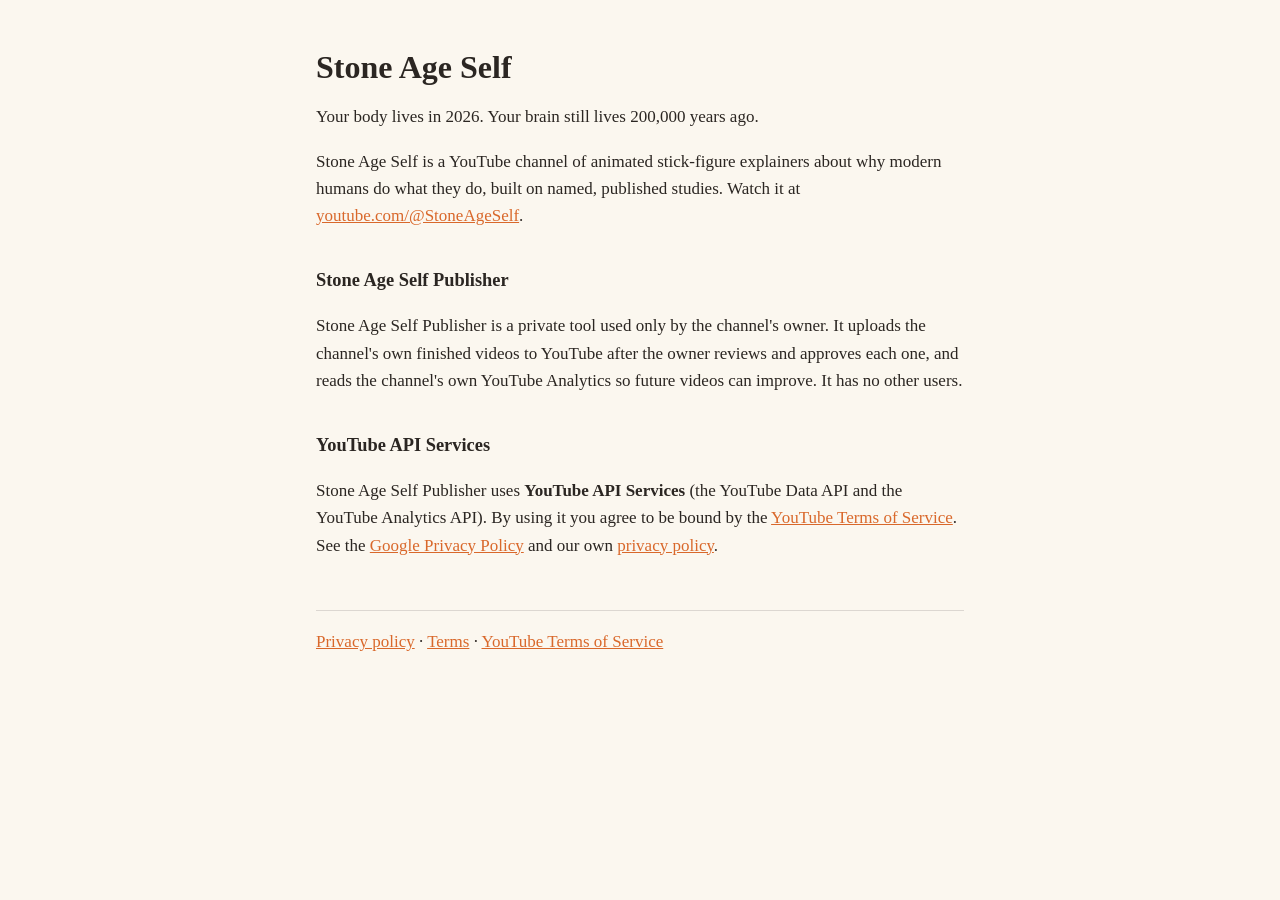
<file: index.html>
<!doctype html><html lang="en"><head><meta charset="utf-8"><meta name="viewport" content="width=device-width,initial-scale=1">
<title>Stone Age Self</title><link rel="stylesheet" href="style.css"></head><body><main>
<h1>Stone Age Self</h1>
<p>Your body lives in 2026. Your brain still lives 200,000 years ago.</p>
<p>Stone Age Self is a YouTube channel of animated stick-figure explainers about why modern humans do what they do, built on named, published studies. Watch it at <a href="https://www.youtube.com/@StoneAgeSelf">youtube.com/@StoneAgeSelf</a>.</p>
<h2>Stone Age Self Publisher</h2>
<p>Stone Age Self Publisher is a private tool used only by the channel's owner. It uploads the channel's own finished videos to YouTube after the owner reviews and approves each one, and reads the channel's own YouTube Analytics so future videos can improve. It has no other users.</p>
<h2>YouTube API Services</h2>
<p>Stone Age Self Publisher uses <b>YouTube API Services</b> (the YouTube Data API and the YouTube Analytics API). By using it you agree to be bound by the <a href="https://www.youtube.com/t/terms">YouTube Terms of Service</a>. See the <a href="https://policies.google.com/privacy">Google Privacy Policy</a> and our own <a href="privacy.html">privacy policy</a>.</p>
<footer><a href="privacy.html">Privacy policy</a> · <a href="terms.html">Terms</a> · <a href="https://www.youtube.com/t/terms">YouTube Terms of Service</a></footer>
</main></body></html>
</file>
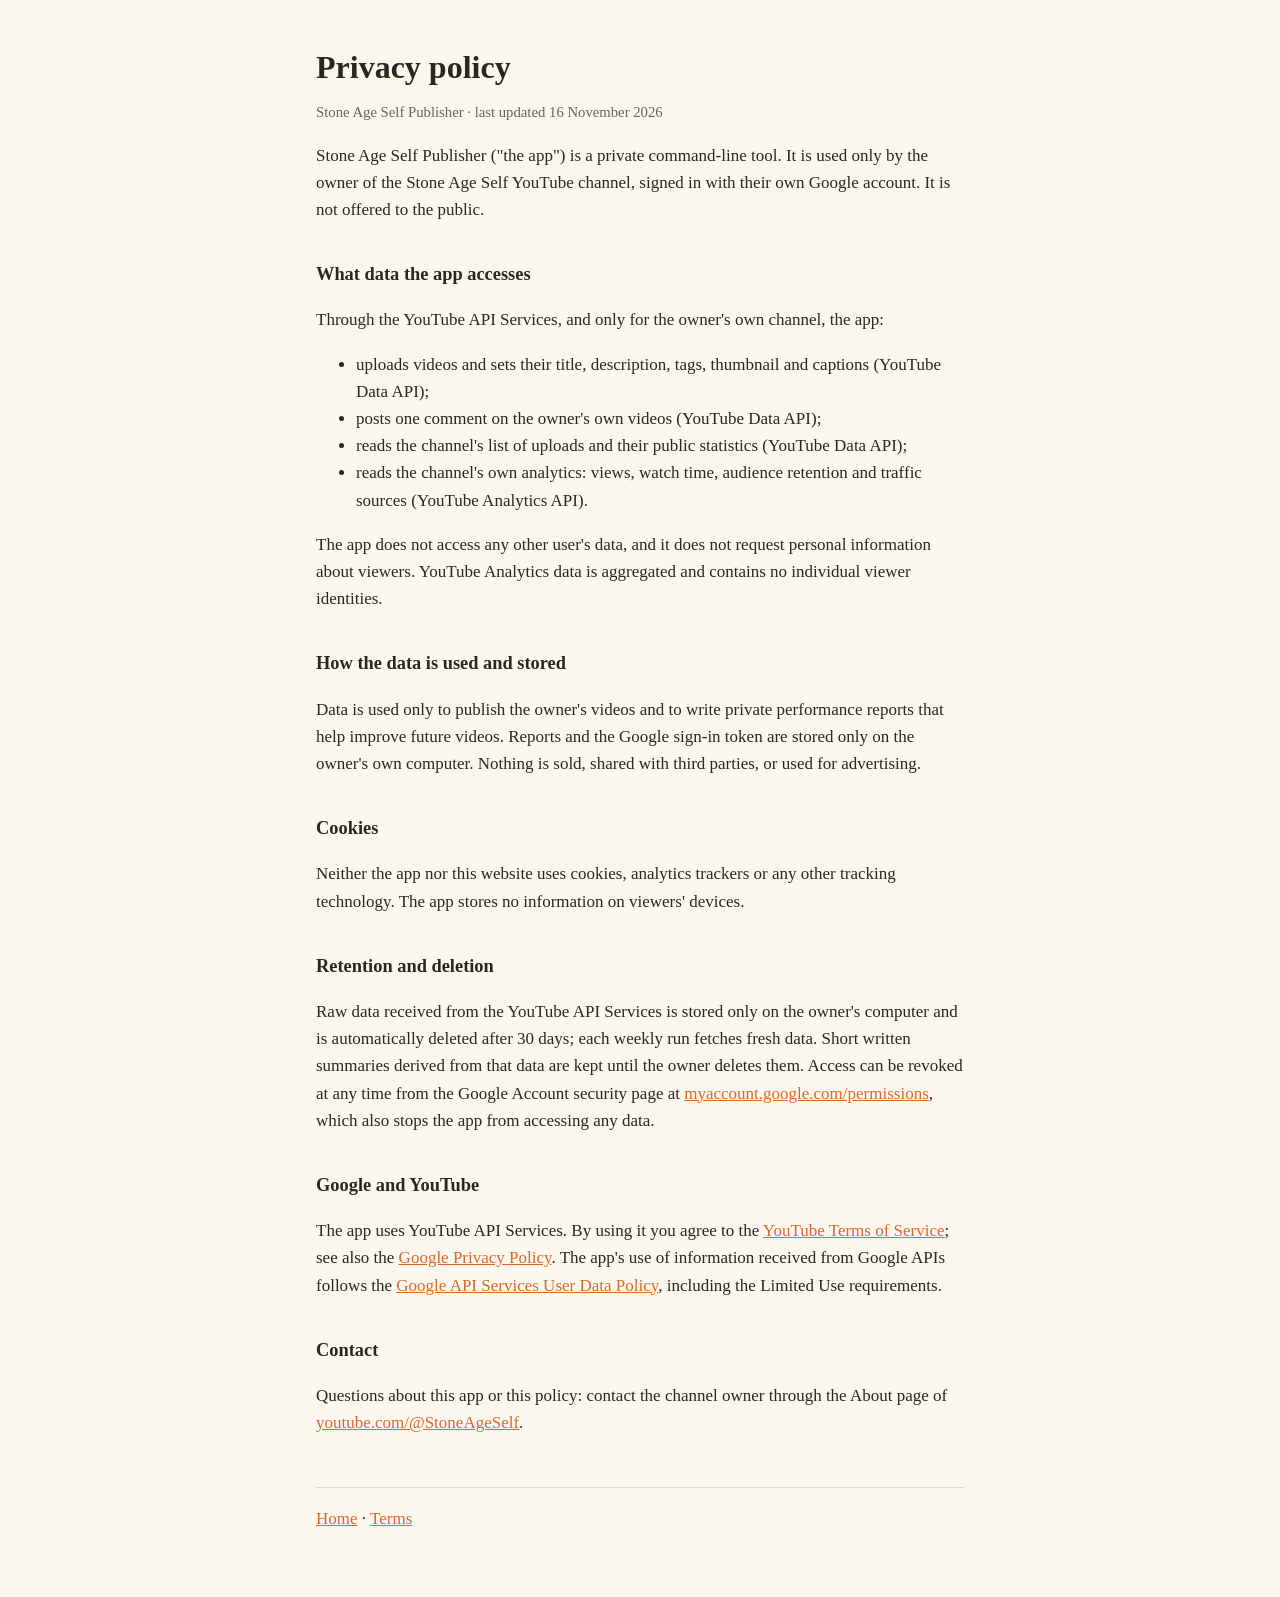
<file: privacy.html>
<!doctype html><html lang="en"><head><meta charset="utf-8"><meta name="viewport" content="width=device-width,initial-scale=1">
<title>Privacy Policy</title><link rel="stylesheet" href="style.css"></head><body><main>
<h1>Privacy policy</h1>
<p class="muted">Stone Age Self Publisher · last updated 16 November 2026</p>
<p>Stone Age Self Publisher ("the app") is a private command-line tool. It is used only by the owner of the Stone Age Self YouTube channel, signed in with their own Google account. It is not offered to the public.</p>
<h2>What data the app accesses</h2>
<p>Through the YouTube API Services, and only for the owner's own channel, the app:</p>
<ul>
<li>uploads videos and sets their title, description, tags, thumbnail and captions (YouTube Data API);</li>
<li>posts one comment on the owner's own videos (YouTube Data API);</li>
<li>reads the channel's list of uploads and their public statistics (YouTube Data API);</li>
<li>reads the channel's own analytics: views, watch time, audience retention and traffic sources (YouTube Analytics API).</li>
</ul>
<p>The app does not access any other user's data, and it does not request personal information about viewers. YouTube Analytics data is aggregated and contains no individual viewer identities.</p>
<h2>How the data is used and stored</h2>
<p>Data is used only to publish the owner's videos and to write private performance reports that help improve future videos. Reports and the Google sign-in token are stored only on the owner's own computer. Nothing is sold, shared with third parties, or used for advertising.</p>
<h2>Cookies</h2>
<p>Neither the app nor this website uses cookies, analytics trackers or any other tracking technology. The app stores no information on viewers' devices.</p>
<h2>Retention and deletion</h2>
<p>Raw data received from the YouTube API Services is stored only on the owner's computer and is automatically deleted after 30 days; each weekly run fetches fresh data. Short written summaries derived from that data are kept until the owner deletes them. Access can be revoked at any time from the Google Account security page at <a href="https://myaccount.google.com/permissions">myaccount.google.com/permissions</a>, which also stops the app from accessing any data.</p>
<h2>Google and YouTube</h2>
<p>The app uses YouTube API Services. By using it you agree to the <a href="https://www.youtube.com/t/terms">YouTube Terms of Service</a>; see also the <a href="https://policies.google.com/privacy">Google Privacy Policy</a>. The app's use of information received from Google APIs follows the <a href="https://developers.google.com/terms/api-services-user-data-policy">Google API Services User Data Policy</a>, including the Limited Use requirements.</p>
<h2>Contact</h2>
<p>Questions about this app or this policy: contact the channel owner through the About page of <a href="https://www.youtube.com/@StoneAgeSelf/about">youtube.com/@StoneAgeSelf</a>.</p>
<footer><a href="index.html">Home</a> · <a href="terms.html">Terms</a></footer>
</main></body></html>
</file>
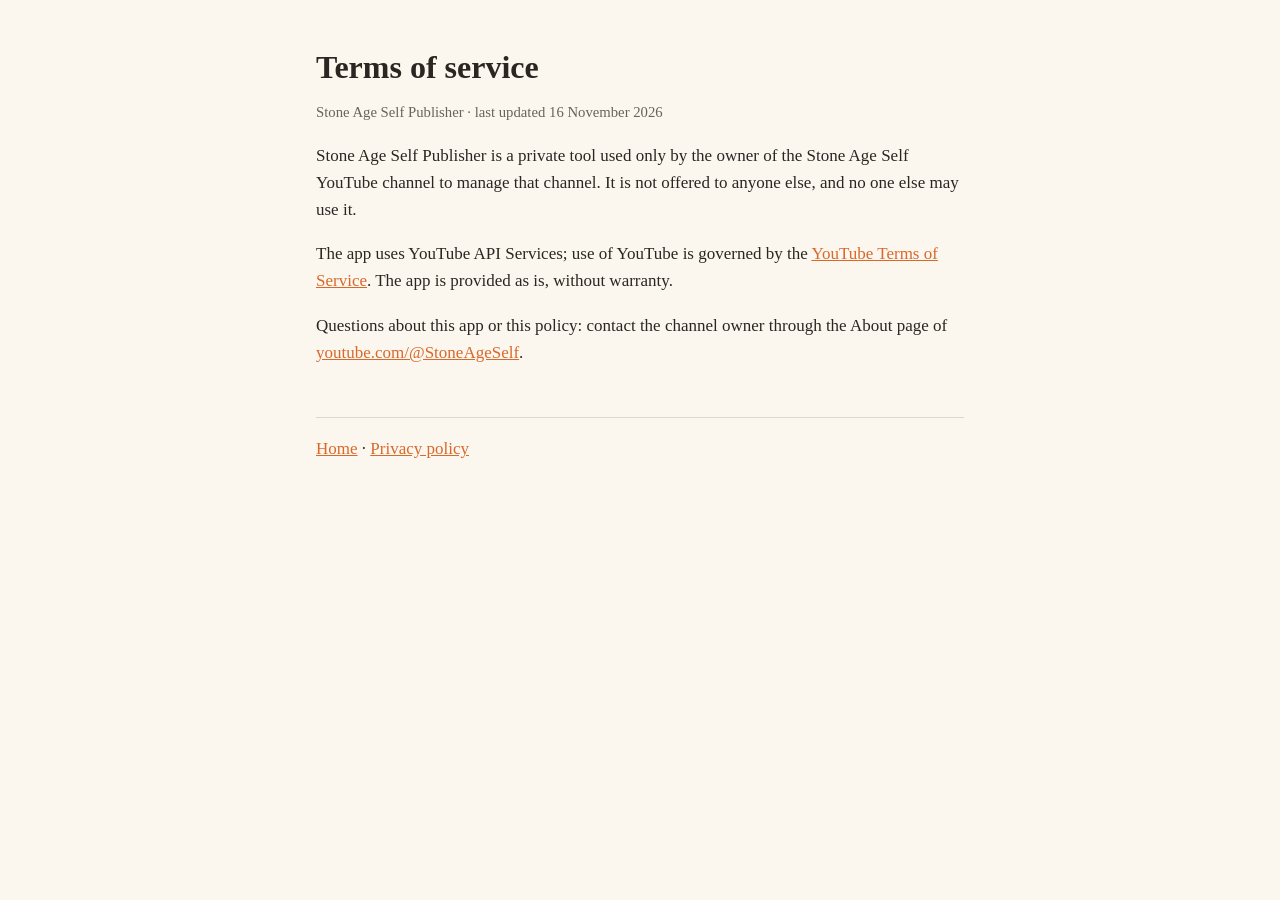
<file: terms.html>
<!doctype html><html lang="en"><head><meta charset="utf-8"><meta name="viewport" content="width=device-width,initial-scale=1">
<title>Terms of Service</title><link rel="stylesheet" href="style.css"></head><body><main>
<h1>Terms of service</h1>
<p class="muted">Stone Age Self Publisher · last updated 16 November 2026</p>
<p>Stone Age Self Publisher is a private tool used only by the owner of the Stone Age Self YouTube channel to manage that channel. It is not offered to anyone else, and no one else may use it.</p>
<p>The app uses YouTube API Services; use of YouTube is governed by the <a href="https://www.youtube.com/t/terms">YouTube Terms of Service</a>. The app is provided as is, without warranty.</p>
<p>Questions about this app or this policy: contact the channel owner through the About page of <a href="https://www.youtube.com/@StoneAgeSelf/about">youtube.com/@StoneAgeSelf</a>.</p>
<footer><a href="index.html">Home</a> · <a href="privacy.html">Privacy policy</a></footer>
</main></body></html>
</file>
<file: style.css>
:root{--bg:#fbf7ef;--ink:#2b2622;--muted:#6b625a;--accent:#d9682b}
@media (prefers-color-scheme:dark){:root{--bg:#1d1a17;--ink:#eee7dd;--muted:#a99f94;--accent:#f08a4b}}
*{box-sizing:border-box}body{margin:0;background:var(--bg);color:var(--ink);font:17px/1.6 Georgia,serif}
main{max-width:680px;margin:0 auto;padding:48px 16px 64px}h1{font-size:2rem;line-height:1.2;margin:0 0 .3em}
h2{font-size:1.15rem;margin:2em 0 .4em}a{color:var(--accent)}.muted{color:var(--muted);font-size:.92rem}
footer{margin-top:3em;border-top:1px solid color-mix(in srgb,var(--ink) 15%,transparent);padding-top:1em}
</file>
